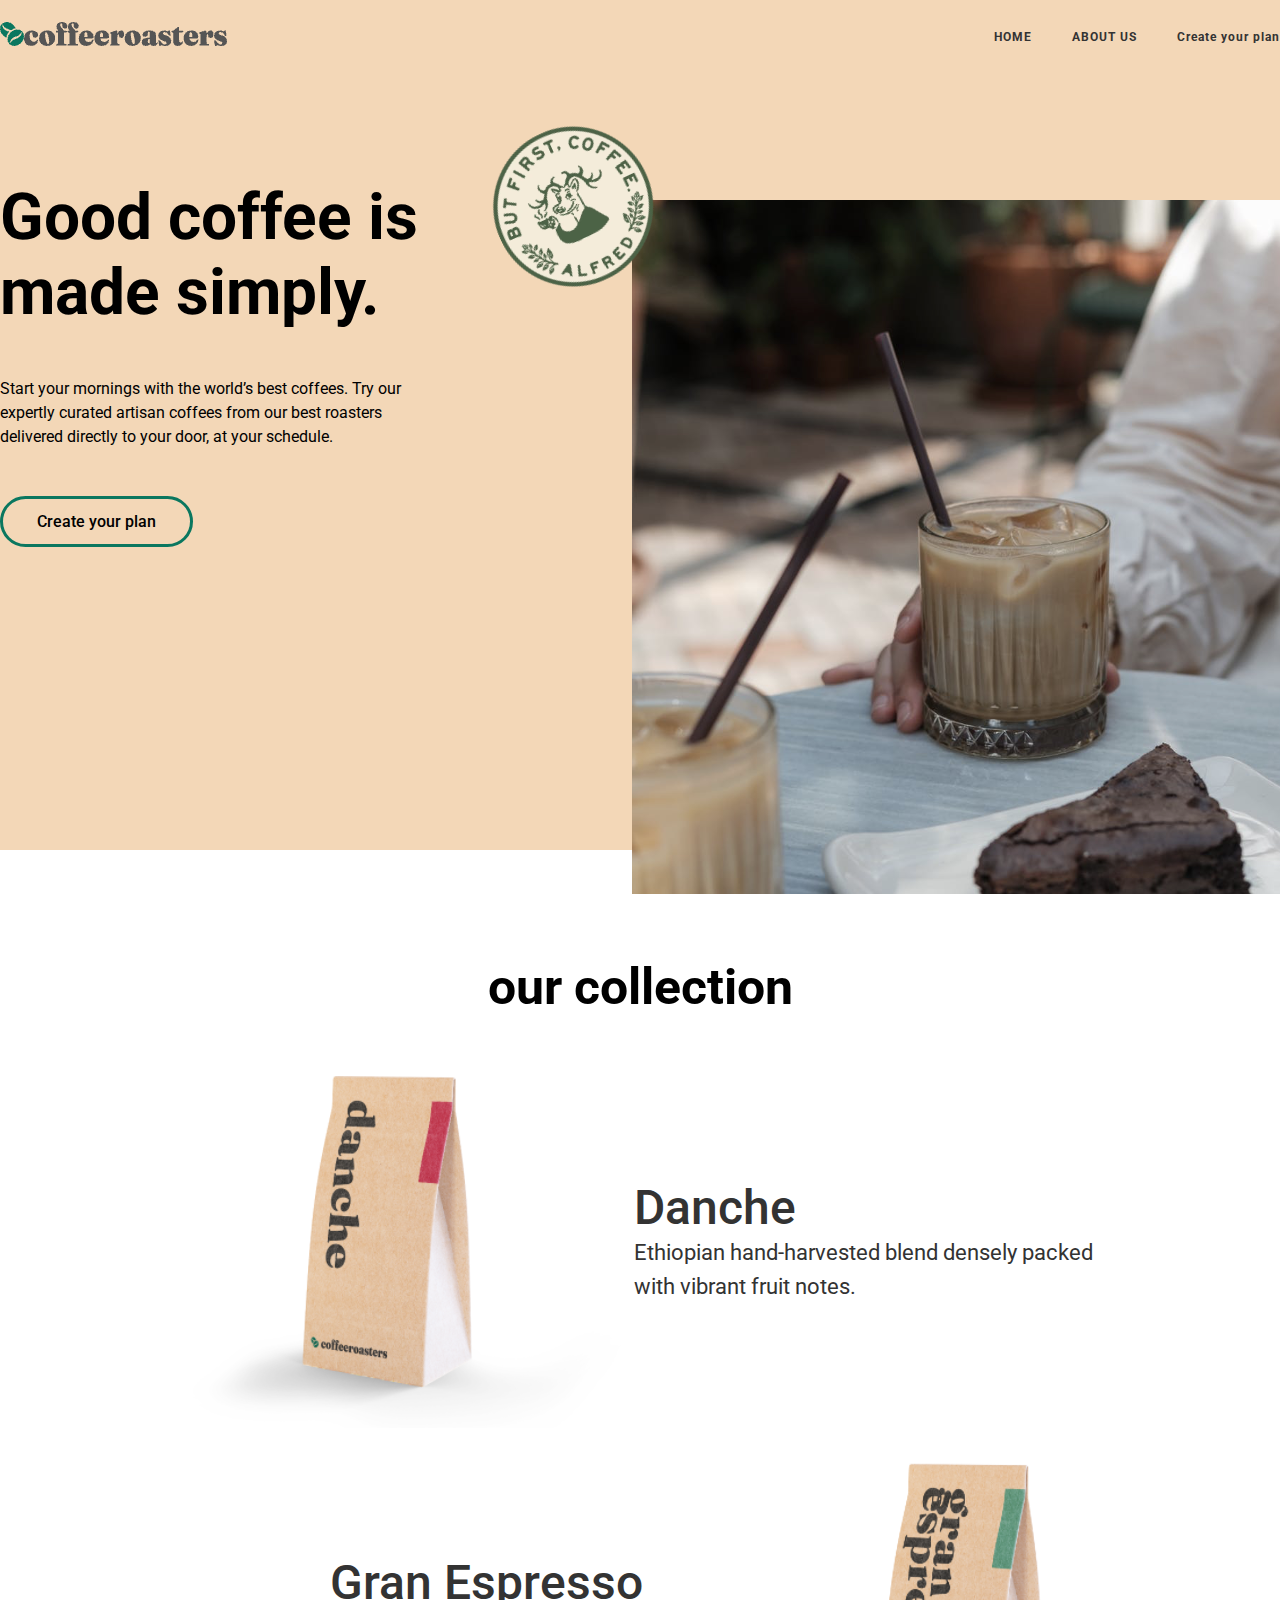
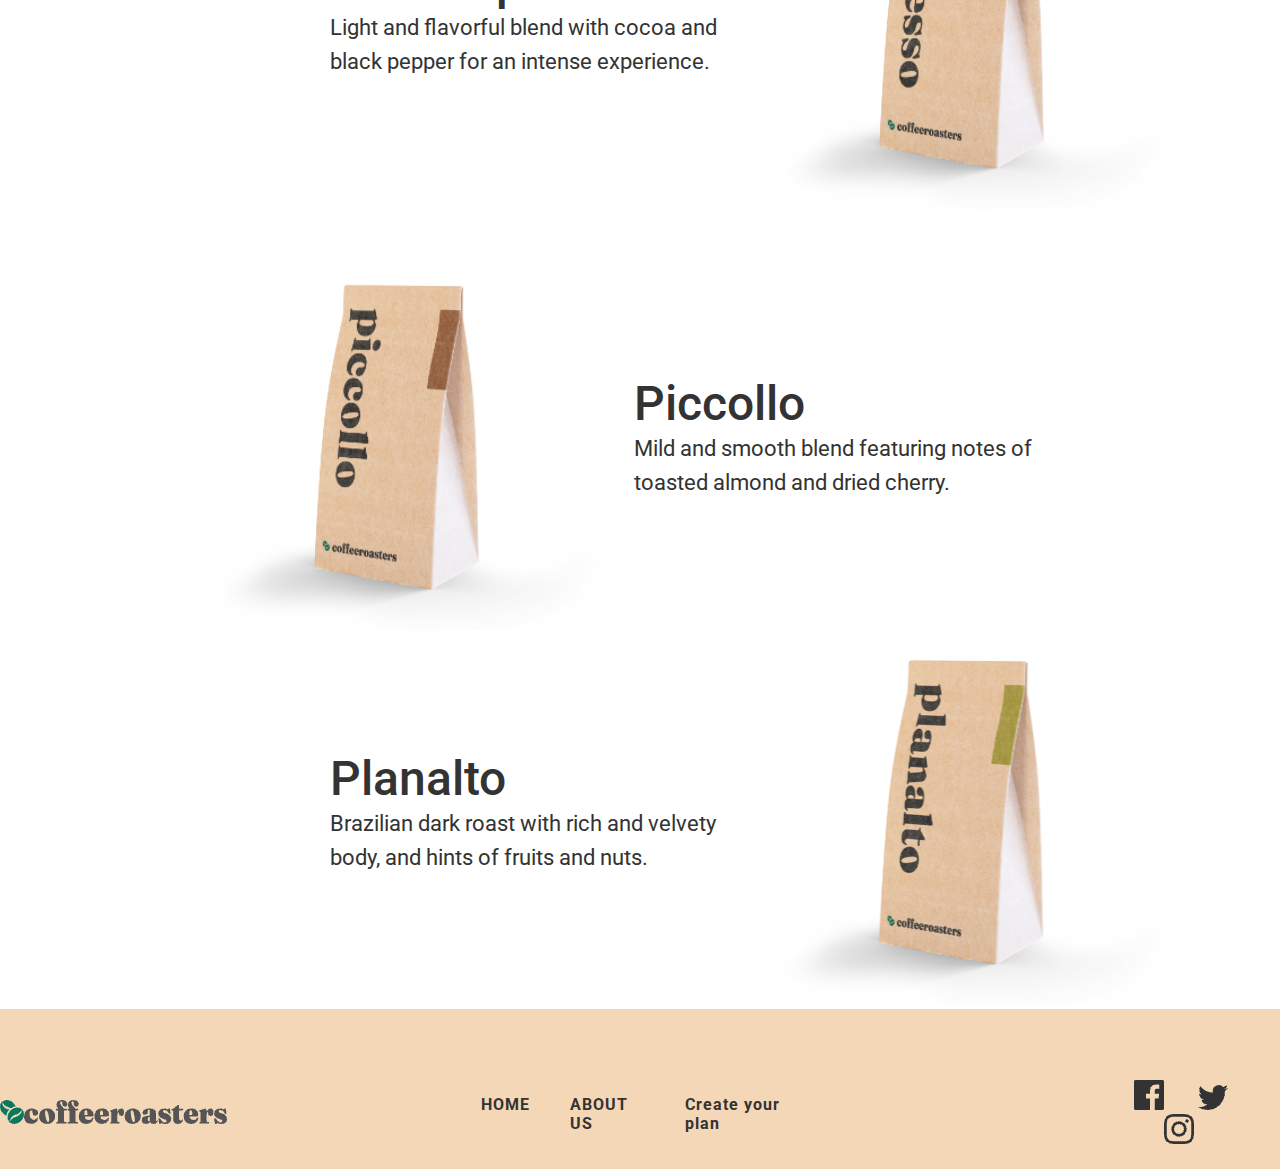
<file: index.html>
<!DOCTYPE html>
<html lang="en">

<head>
    <meta charset="UTF-8">
    <meta name="viewport" content="width=device-width, initial-scale=1.0">
    <link rel="stylesheet" href="main.css">
    <link rel="preconnect" href="https://fonts.googleapis.com">
    <link rel="preconnect" href="https://fonts.gstatic.com" crossorigin>
    <link
        href="https://fonts.googleapis.com/css2?family=Anton+SC&family=Inter:ital,opsz,wght@0,14..32,100..900;1,14..32,100..900&family=Open+Sans:ital,wght@0,300..800;1,300..800&family=Oswald:wght@200..700&family=Playwrite+HR:wght@100..400&family=Playwrite+PE:wght@100..400&family=Poppins:ital,wght@0,100;0,200;0,300;0,400;0,500;0,600;0,700;0,800;0,900;1,100;1,200;1,300;1,400;1,500;1,600;1,700;1,800;1,900&family=Roboto:ital,wght@0,100;0,300;0,400;0,500;0,700;0,900;1,100;1,300;1,400;1,500;1,700;1,900&family=Rubik:ital,wght@0,300..900;1,300..900&display=swap"
        rel="stylesheet">
    <title>Document</title>
</head>

<body>
    <header class="header">
        <div class="container">
            <div class="header__nav">
                <a href="index.html">
                    <img src="./images/Group 3614.png" alt="">
                </a>
                <ul class="header__list">
                    <li><a href="index.html" class="header__link">HOME</a></li>
                    <li><a href="about.html" class="header__link">ABOUT US</a></li>
                    <li><a href="" class="header__link">Create your plan</a></li>
                </ul>
            </div>
        </div>
    </header>
    <div class="hero">
        <div class="container">
            <div class="heroo">
                <div class="hero__title">
                    <h1 class="hero__h1">Good coffee
                        is made simply.</h1>
                    <h2 class="hero__h2">Start your mornings with the world’s best coffees. Try our expertly curated
                        artisan coffees from our
                        best roasters delivered directly to your door, at your schedule.</h2>
                    <button class="hero__btn">Create your plan</button>
                </div>
                <div class="hero__images">
                    <img src="./images/Rectangle 679.png" alt="" class="hero__relative">
                    <img src="./images/image 40.png" alt="" class="hero__absalute">
                </div>
            </div>
        </div>
    </div>
    <div class="collection">
        <div class="container">
            <div class="collectonn">
                <div class="collection__cards">


                    <h1 class="our__collectilon">our collection</h1>


                    <div class="collection__danche">
                        <div class="dance__img"><img src="./images/kopi4.png" alt=""></div>
                        <div class="dance__title">
                            <h1 class="danche__h1">Danche</h1>
                            <h2 class="danche__h2">Ethiopian hand-harvested blend densely packed
                                with vibrant fruit notes.</h2>
                        </div>
                    </div>


                    <div class="collection__gran">
                        <div class="gran__title">
                            <h1 class="gran__h1">Gran Espresso</h1>
                            <h2 class="gran__h2">Light and flavorful blend with cocoa and black pepper for 
                            an intense experience.</h2>
                        </div>
                        <div class="gran__img"><img src="./images/kopi1 copy.png" alt=""></div>
                    </div>


                    <div class="collection__danche">
                        <div class="dance__img"><img src="./images/kopi3.png" alt=""></div>
                        <div class="dance__title">
                            <h1 class="danche__h1">Piccollo</h1>
                            <h2 class="danche__h2">Mild and smooth blend featuring notes of toasted almond and dried cherry.</h2>
                        </div>
                    </div>


                    <div class="collection__gran">
                        <div class="gran__title">
                            <h1 class="gran__h1">Planalto</h1>
                            <h2 class="gran__h2">Brazilian dark roast with rich and velvety body, and hints of fruits and nuts.</h2>
                        </div>
                        <div class="gran__img"><img src="./images/kopi2 (2).png" alt="" class="plan"></div>
                    </div>
                </div>
            </div>
        </div>
    </div>
    <nav class="navbar">
        <div class="container">
            <div class="navbar__title">
                <a href="index.html">
                    <img src="./images/Group 3614.png" alt="">
                </a>
                <ul class="navbar__link">
                    <li><a href="index.html" class="navbar__list">HOME</a></li>
                    <li><a href="about.html" class="navbar__list">ABOUT US</a></li>
                    <li><a href="#" class="navbar__list">Create your plan</a></li>
                </ul>
                <div class="navbar__images">
                    <img src="./images/Path.png" alt="" class="f">
                    <img src="./images/Path (1).png" alt="" class="t">
                    <img src="./images/Shape.png" alt="" class="i">
                </div>
            </div>
        </div>
    </nav>
</body>

</html>
</file>
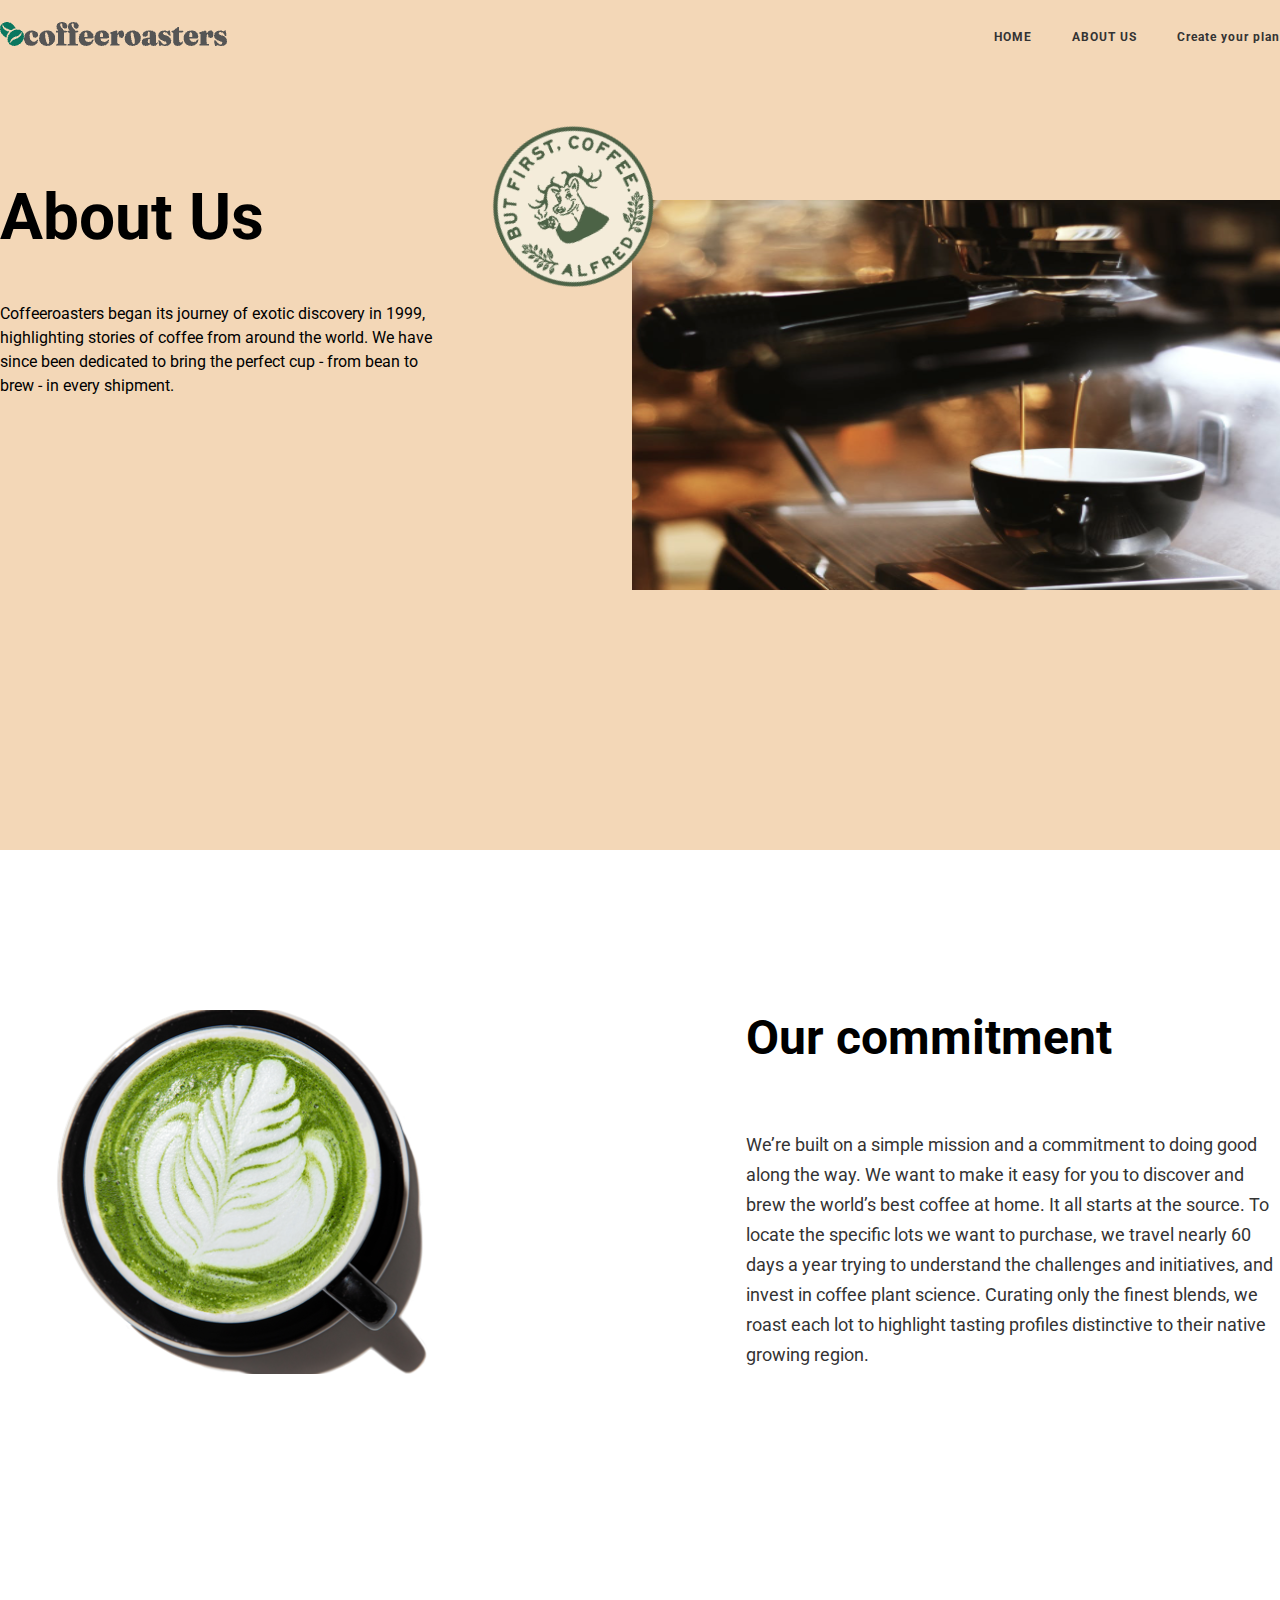
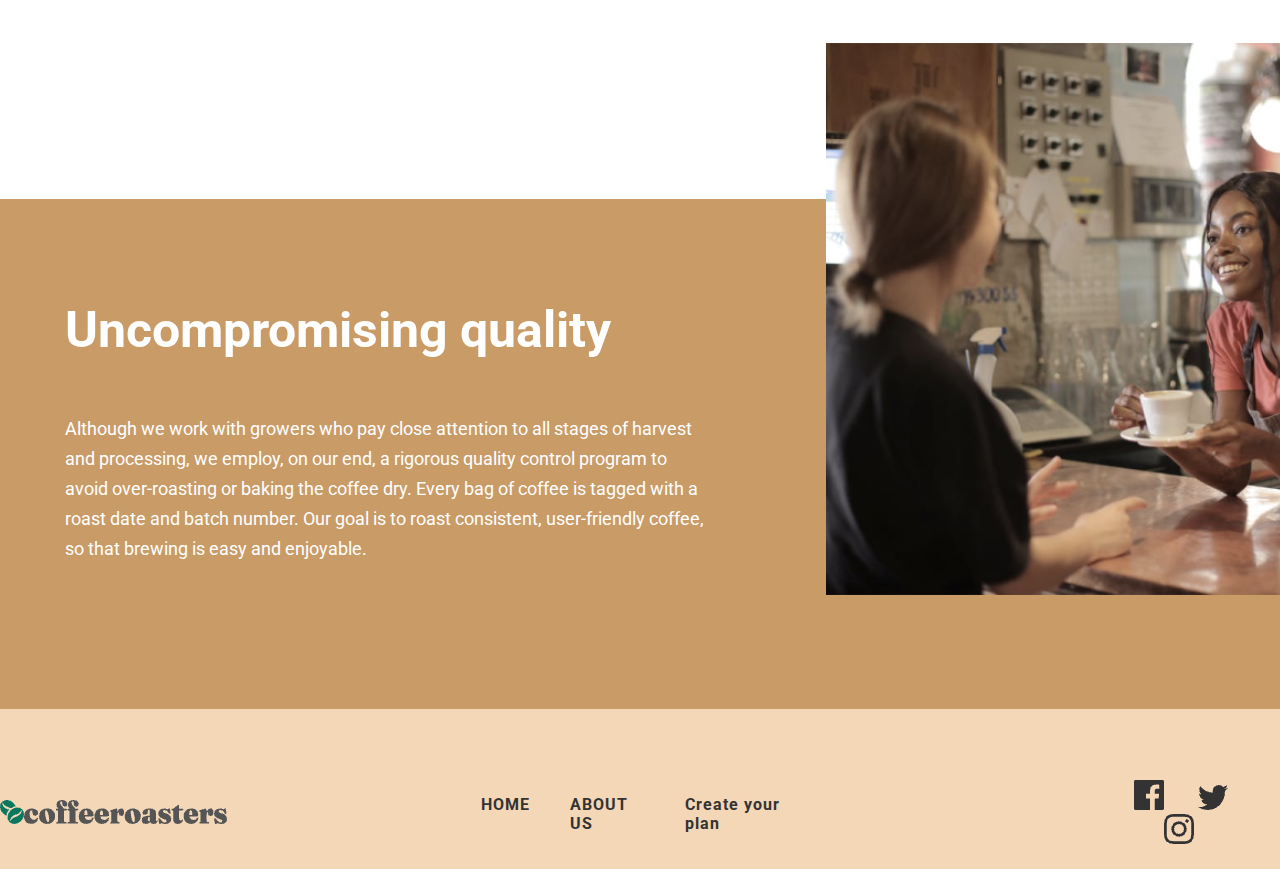
<file: about.html>
<!DOCTYPE html>
<html lang="en">

<head>
    <meta charset="UTF-8">
    <meta name="viewport" content="width=device-width, initial-scale=1.0">
    <link rel="stylesheet" href="main.css">
    <link rel="preconnect" href="https://fonts.googleapis.com">
    <link rel="preconnect" href="https://fonts.gstatic.com" crossorigin>
    <link
        href="https://fonts.googleapis.com/css2?family=Anton+SC&family=Inter:ital,opsz,wght@0,14..32,100..900;1,14..32,100..900&family=Open+Sans:ital,wght@0,300..800;1,300..800&family=Oswald:wght@200..700&family=Playwrite+HR:wght@100..400&family=Playwrite+PE:wght@100..400&family=Poppins:ital,wght@0,100;0,200;0,300;0,400;0,500;0,600;0,700;0,800;0,900;1,100;1,200;1,300;1,400;1,500;1,600;1,700;1,800;1,900&family=Roboto:ital,wght@0,100;0,300;0,400;0,500;0,700;0,900;1,100;1,300;1,400;1,500;1,700;1,900&family=Rubik:ital,wght@0,300..900;1,300..900&display=swap"
        rel="stylesheet">
    <title>Document</title>
</head>

<body>
    <header class="header">
        <div class="container">
            <div class="header__nav">
                <a href="index.html">
                    <img src="./images/Group 3614.png" alt="">
                </a>
                <ul class="header__list">
                    <li><a href="index.html" class="header__link">HOME</a></li>
                    <li><a href="about.html" class="header__link">ABOUT US</a></li>
                    <li><a href="" class="header__link">Create your plan</a></li>
                </ul>
            </div>
        </div>
    </header>
    <div class="hero">
        <div class="container">
            <div class="heroo">
                <div class="hero__title">
                    <h1 class="hero__h1">About Us</h1>
                    <h2 class="hero__h2">Coffeeroasters began its journey of exotic discovery in 1999, highlighting
                        stories of coffee from around the world. We have since been dedicated to bring the perfect cup -
                        from bean to brew - in every shipment.</h2>
                </div>
                <div class="hero__images">
                    <img src="./images/Rectangle 679 (1).png" alt="" class="hero__relative">
                    <img src="./images/image 40.png" alt="" class="hero__absalute">
                </div>
            </div>
        </div>
    </div>
    <div class="body">
        <div class="container">
            <div class="body__titles">
                <img src="./images/cup-6 1.png" alt="">
                <div class="body__text">
                    <h1 class="body__h1">Our commitment</h1>
                    <p class="body__p">We’re built on a simple mission and a commitment to doing good along the way. We
                        want to make it easy
                        for you to discover and brew the world’s best coffee at home. It all starts at the source. To
                        locate
                        the specific lots we want to purchase, we travel nearly 60 days a year trying to understand the
                        challenges and initiatives, and invest in coffee plant science. Curating only the finest blends,
                        we
                        roast each lot to highlight tasting profiles distinctive to their native growing region.</p>
                </div>
            </div>
        </div>
    </div>
    <div class="lap">
        <div class="container">
            <div class="lap__titles">
                <div class="lap__text">
                    <h1 class="lap__h1">Uncompromising quality</h1>
                    <p class="lap__p">Although we work with growers who pay close attention to all stages of harvest and processing, we
                        employ, on our end, a rigorous quality control program to avoid over-roasting or baking the coffee
                        dry. Every bag of coffee is tagged with a roast date and batch number. Our goal is to roast
                        consistent, user-friendly coffee, so that brewing is easy and enjoyable.</p>
                </div>
                <img src="./images/Rectangle 681.png" alt="" class="lap__img">
            </div>
        </div>
    </div>
    <nav class="navbar">
        <div class="container">
            <div class="navbar__title">
                <a href="index.html">
                    <img src="./images/Group 3614.png" alt="">
                </a>
                <ul class="navbar__link">
                    <li><a href="index.html" class="navbar__list">HOME</a></li>
                    <li><a href="about.html" class="navbar__list">ABOUT US</a></li>
                    <li><a href="#" class="navbar__list">Create your plan</a></li>
                </ul>
                <div class="navbar__images">
                    <img src="./images/Path.png" alt="" class="f">
                    <img src="./images/Path (1).png" alt="" class="t">
                    <img src="./images/Shape.png" alt="" class="i">
                </div>
            </div>
        </div>
    </nav>
</body>

</html>
</file>
<file: main.css>
* {
    margin: 0;
    padding: 0;
    box-sizing: border-box;
}

.container {
    max-width: 1340px;
    margin: 0 auto;
}

.header__list {
    list-style: none;
    display: flex;
    gap: 40px;
}

.header__link {
    text-decoration: none;
    color: rgb(51, 51, 51);
    font-family: "Roboto";
    font-size: 12px;
    font-weight: 700;
    line-height: 14px;
    letter-spacing: 1px;
    transition: 0.5s;
}

.header__link:hover {
    color: white;
}

.header__nav {
    display: flex;
    justify-content: space-between;
    align-items: center;
}

.header {
    padding-top: 22px;
    background: rgb(243, 215, 183);
}

.hero {
    background: rgb(243, 215, 183);
    gap: 216px;
    height: 800px;
}

.hero__title {
    width: 447px;
}

.heroo {
    display: flex;
}

.hero__h1 {
    color: rgb(0, 0, 0);
    font-family: "Roboto";
    font-size: 64px;
    font-weight: 700;
    line-height: 75px;
    padding-top: 130px;
}

.hero__h2 {
    color: rgb(0, 0, 0);
    font-family: "Roboto";
    font-size: 16px;
    font-weight: 400;
    line-height: 24px;
    padding-top: 47px;
}

.hero__btn {
    width: 193px;
    height: 51px;
    border-radius: 100px;
    background: rgb(243, 215, 183);
    border: 3px solid rgb(10, 119, 95);
    color: black;
    font-family: "Roboto";
    font-size: 16px;
    font-weight: 500;
    line-height: 19px;
    margin-top: 47px;
}

.hero__btn:hover {
    background: rgb(10, 119, 95);
    color: white;
}

.hero__relative {
    position: relative;
    left: 185px;
}

.hero__absalute {
    position: absolute;
    right: 600px;
    top: 100px;
}

.hero__images {
    margin-top: 150px;
}

.our__collectilon {
    color: rgb(0, 0, 0);
    font-family: "Roboto";
    font-size: 50px;
    font-weight: 700;
    line-height: 59px;
    text-align: center;
    margin-top: 108px;
}

.collection__danche {
    display: flex;
    margin-top: 42px;
}

.danche__h1 {
    color: rgb(51, 51, 51);
    font-family: "Roboto";
    font-size: 48px;
    font-weight: 500;
    line-height: 56px;
}

.danche__h2 {
    color: rgb(51, 51, 51);
    font-family: "Roboto";
    font-size: 22px;
    font-weight: 400;
    line-height: 34px;
}

.dance__img {
    display: flex;
    margin-left: 168px;
    transition: 0.5s;
}

.dance__img:hover {
    transform: scale(1.3);
}

.dance__title {
    width: 468px;
    align-items: center;
    margin-top: 121px;
}

.collection__gran {
    display: flex;
    margin-left: 330px;
}

.gran__title {
    width: 403px;
    margin-top: 121px;
}

.gran__h1 {
    color: rgb(51, 51, 51);
    font-family: "Roboto";
    font-size: 48px;
    font-weight: 500;
    line-height: 56px;
}

.gran__img {
    transition: 0.5s;
}

.gran__img:hover {
    transform: scale(1.3);
}

.gran__h2 {
    color: rgb(51, 51, 51);
    font-family: "Roboto";
    font-size: 22px;
    font-weight: 400;
    line-height: 34px;
}

.plan {
    width: 465px;
    height: 375px;
}

.navbar {
    background: rgb(243, 215, 183);
    height: 160px;
}

a {
    text-decoration: none;
    color: rgb(51, 51, 51);
    font-family: "Roboto";
    font-size: 16px;
    font-weight: 700;
    line-height: 19px;
    letter-spacing: 1px;
}

.navbar__link {
    display: flex;
    list-style: none;
    margin-left: 254px;
    gap: 40px;
}

.navbar__list {
    color: rgb(51, 51, 51);
    font-family: "Roboto";
    font-size: 16px;
    font-weight: 700;
    line-height: 19px;
    letter-spacing: 1px;
    transition: 0.5s;
}

.navbar__list:hover {
    color: white;
}

.navbar__title {
    display: flex;
    align-items: center;
    padding-top: 71px;
}

.navbar__images {
    margin-left: 331px;
    gap: 30px;
}

.t {
    margin-left: 30px;
}

.i {
    margin-left: 30px;
}
.body{
    height: 740px;
}
.body__titles {
    display: flex;
    padding-top: 160px;
    margin-left: 56px;
    gap: 318px;
}

.body__text {
    width: 646px;
}

.body__h1 {
    color: rgb(0, 0, 0);
    font-family: "Roboto";
    font-size: 48px;
    font-weight: 700;
    line-height: 56px;
}

.body__p {
    color: rgb(51, 51, 51);
    font-family: "Roboto";
    font-size: 18px;
    font-weight: 400;
    line-height: 30px;
    padding-top: 64px;
}

.lap__titles {
    display: flex;
}
.lap__text{
    width: 639px;
    margin-left: 65px;
    padding-top: 102px;
}
.lap{
    height: 510px;
    background: rgb(201, 155, 103);
    position: relative;
    margin-top: 209px;
}
.lap__h1 {
    color: rgb(255, 255, 255);
    font-family: "Roboto";
    font-size: 50px;
    font-weight: 700;
    line-height: 59px;
}

.lap__p {
    color: rgb(255, 255, 255);
    font-family: "Roboto";
    font-size: 18px;
    font-weight: 400;
    line-height: 30px;
    padding-top: 54px;
}
.lap__img{
    position: absolute;
    bottom: 114px;
    left: 826px;
}
</file>
